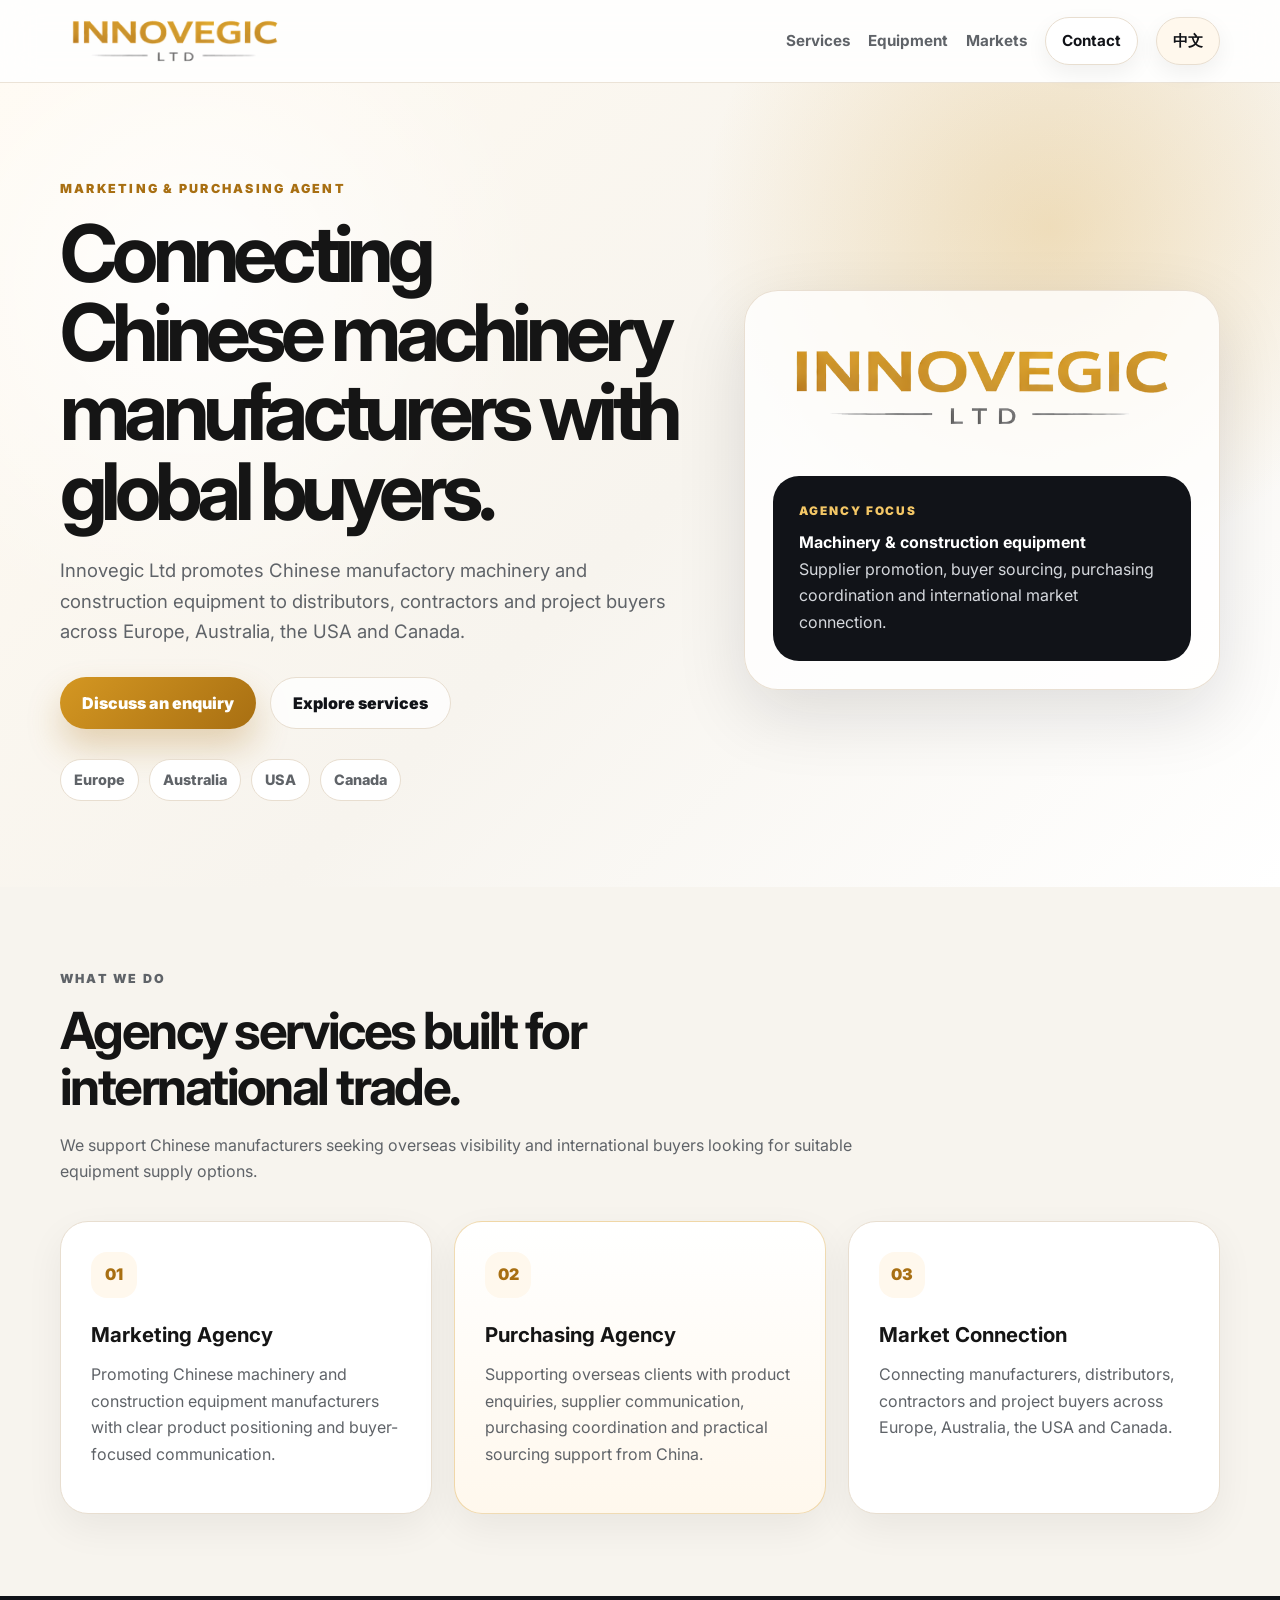
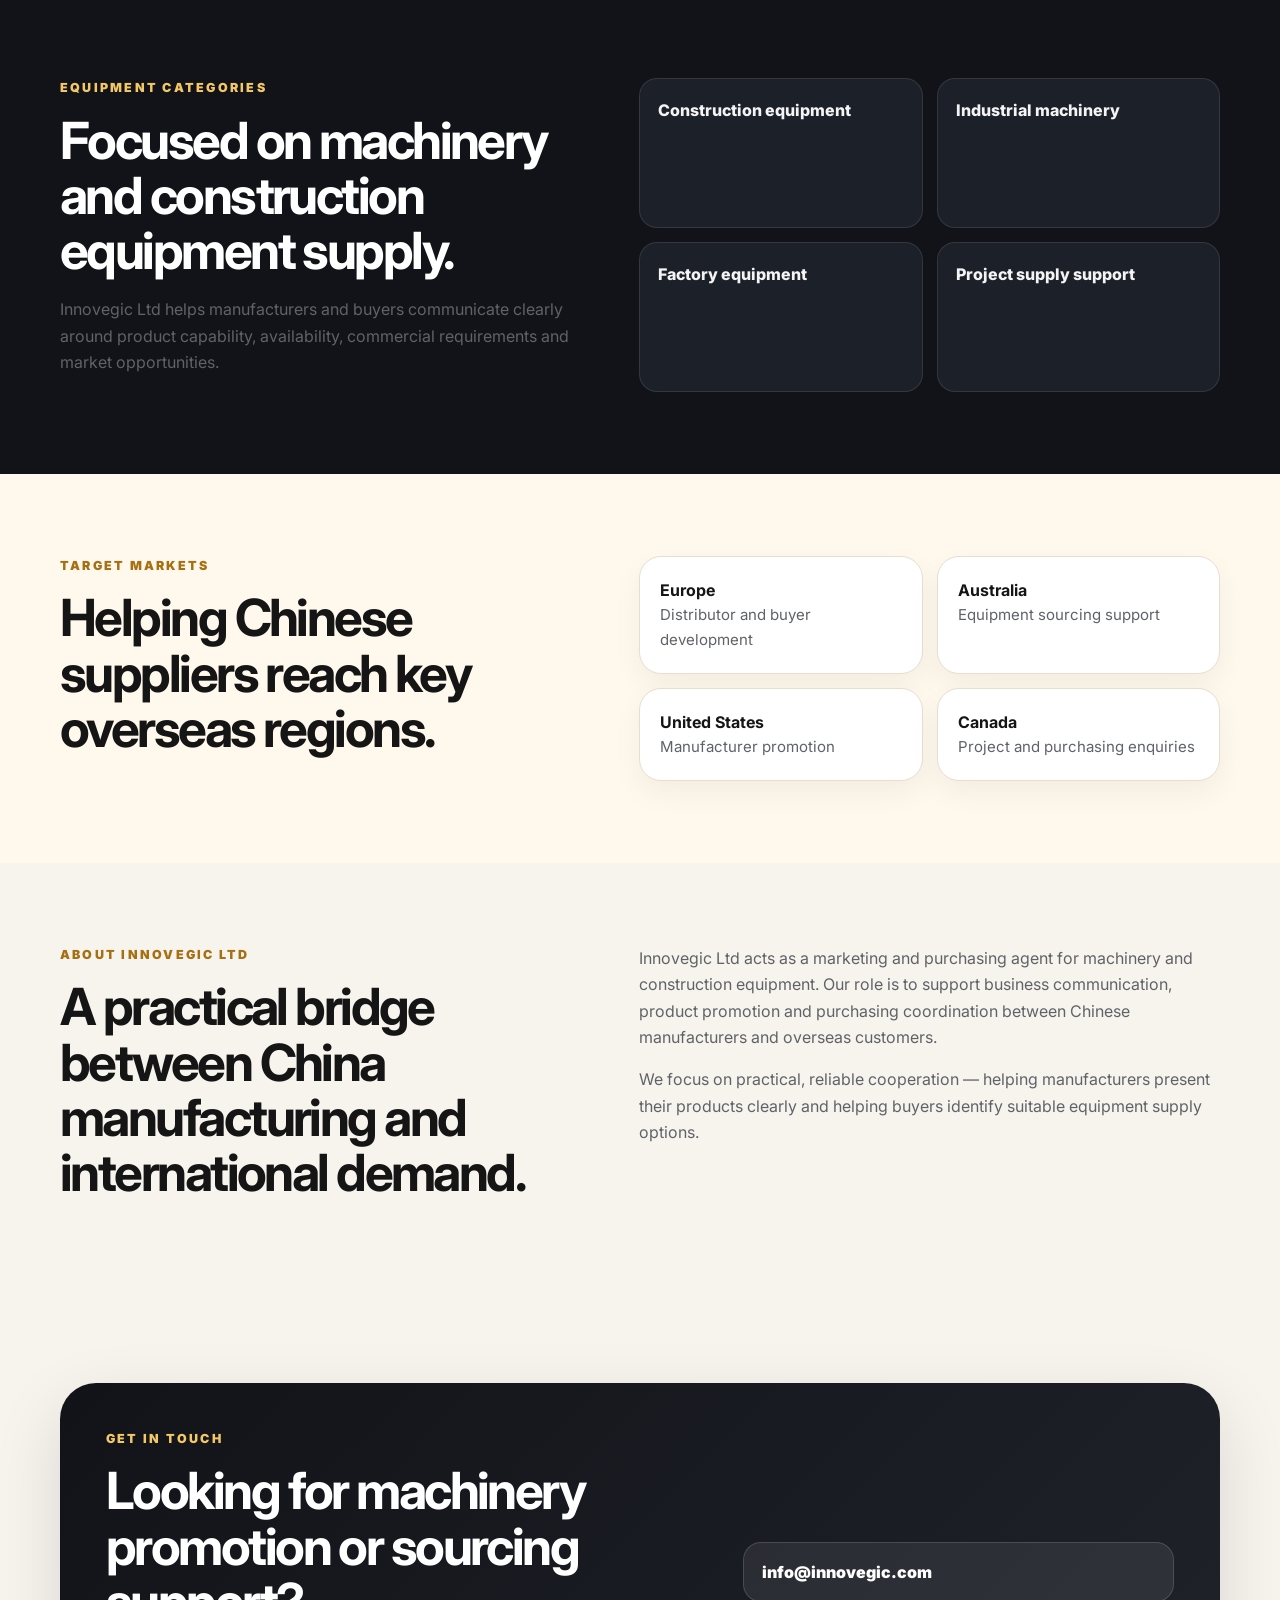
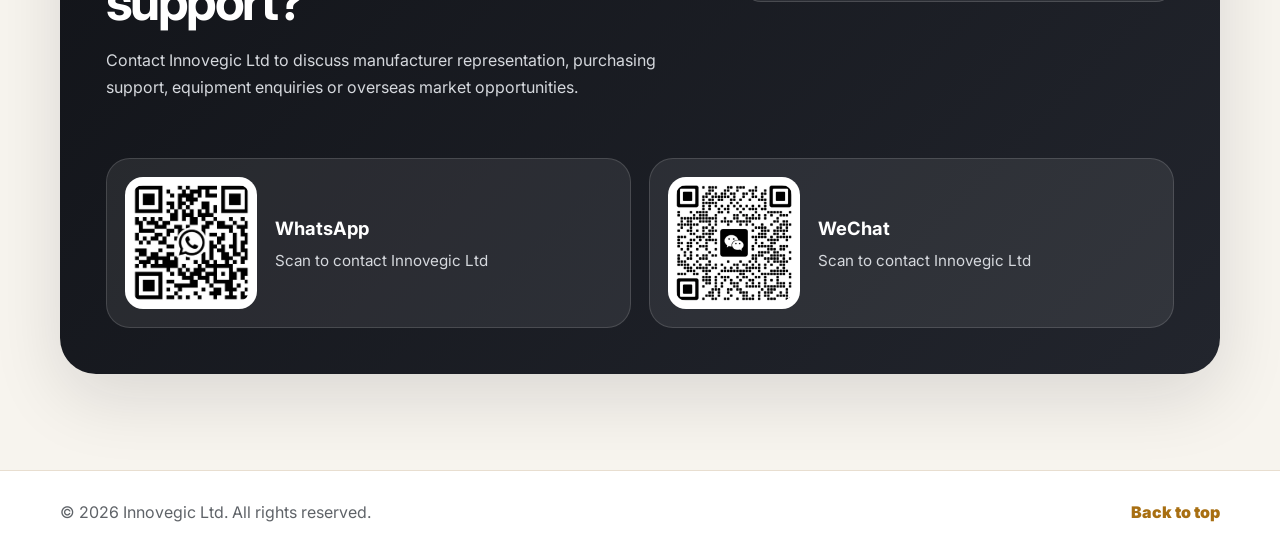
<file: index.html>
<!DOCTYPE html>
<html lang="en-GB">
<head>
  <meta charset="UTF-8" />
  <meta name="viewport" content="width=device-width, initial-scale=1.0" />
  <meta name="description" content="Innovegic Ltd is a marketing and purchasing agent helping Chinese machinery and construction equipment manufacturers reach buyers in Europe, Australia, the USA and Canada." />
  <meta name="theme-color" content="#d49722" />
  <meta property="og:title" content="Innovegic Ltd | Machinery & Construction Equipment Agency" />
  <meta property="og:description" content="Marketing and purchasing agency for Chinese machinery and construction equipment manufacturers targeting Europe, Australia, the USA and Canada." />
  <meta property="og:type" content="website" />
  <meta property="og:image" content="assets/social-preview.png" />
  <title>Innovegic Ltd | Machinery & Construction Equipment Agency</title>
  <link rel="preconnect" href="https://fonts.googleapis.com">
  <link rel="preconnect" href="https://fonts.gstatic.com" crossorigin>
  <link href="https://fonts.googleapis.com/css2?family=Inter:wght@400;500;600;700;800;900&display=swap" rel="stylesheet">
  <link rel="stylesheet" href="style.css" />
</head>
<body>
<header class="site-header"><div class="container nav-wrap"><a class="brand" href="#top"><img src="assets/innovegic-logo-header.png" alt="Innovegic Ltd" class="brand-logo" /></a><nav class="nav"><a href="#services">Services</a><a href="#equipment">Equipment</a><a href="#markets">Markets</a><a href="#contact" class="nav-cta">Contact</a><a href="zh.html" class="lang-switch">中文</a></nav></div></header>
<main id="top">
<section class="hero"><div class="container hero-grid"><div class="hero-content"><p class="eyebrow">Marketing & purchasing agent</p><h1>Connecting Chinese machinery manufacturers with global buyers.</h1><p class="hero-text">Innovegic Ltd promotes Chinese manufactory machinery and construction equipment to distributors, contractors and project buyers across Europe, Australia, the USA and Canada.</p><div class="hero-actions"><a class="btn btn-primary" href="mailto:info@innovegic.com">Discuss an enquiry</a><a class="btn btn-secondary" href="#services">Explore services</a></div><div class="trust-row"><span>Europe</span><span>Australia</span><span>USA</span><span>Canada</span></div></div><aside class="hero-panel"><img src="assets/innovegic-logo-transparent.png" alt="Innovegic Ltd logo" class="panel-logo" /><div class="panel-card"><span class="panel-label">Agency focus</span><strong>Machinery & construction equipment</strong><p>Supplier promotion, buyer sourcing, purchasing coordination and international market connection.</p></div></aside></div></section>
<section id="services" class="section"><div class="container"><div class="section-heading"><p class="eyebrow">What we do</p><h2>Agency services built for international trade.</h2><p>We support Chinese manufacturers seeking overseas visibility and international buyers looking for suitable equipment supply options.</p></div><div class="cards three"><article class="card"><div class="icon">01</div><h3>Marketing Agency</h3><p>Promoting Chinese machinery and construction equipment manufacturers with clear product positioning and buyer-focused communication.</p></article><article class="card featured-card"><div class="icon">02</div><h3>Purchasing Agency</h3><p>Supporting overseas clients with product enquiries, supplier communication, purchasing coordination and practical sourcing support from China.</p></article><article class="card"><div class="icon">03</div><h3>Market Connection</h3><p>Connecting manufacturers, distributors, contractors and project buyers across Europe, Australia, the USA and Canada.</p></article></div></div></section>
<section id="equipment" class="section section-dark"><div class="container split align-center"><div><p class="eyebrow gold">Equipment categories</p><h2>Focused on machinery and construction equipment supply.</h2><p>Innovegic Ltd helps manufacturers and buyers communicate clearly around product capability, availability, commercial requirements and market opportunities.</p></div><div class="equipment-grid"><span>Construction equipment</span><span>Industrial machinery</span><span>Factory equipment</span><span>Project supply support</span></div></div></section>
<section id="markets" class="section section-soft"><div class="container split"><div><p class="eyebrow">Target markets</p><h2>Helping Chinese suppliers reach key overseas regions.</h2></div><div class="market-list"><div class="market-item"><strong>Europe</strong><span>Distributor and buyer development</span></div><div class="market-item"><strong>Australia</strong><span>Equipment sourcing support</span></div><div class="market-item"><strong>United States</strong><span>Manufacturer promotion</span></div><div class="market-item"><strong>Canada</strong><span>Project and purchasing enquiries</span></div></div></div></section>
<section id="about" class="section"><div class="container split"><div><p class="eyebrow">About Innovegic Ltd</p><h2>A practical bridge between China manufacturing and international demand.</h2></div><div class="copy-block"><p>Innovegic Ltd acts as a marketing and purchasing agent for machinery and construction equipment. Our role is to support business communication, product promotion and purchasing coordination between Chinese manufacturers and overseas customers.</p><p>We focus on practical, reliable cooperation — helping manufacturers present their products clearly and helping buyers identify suitable equipment supply options.</p></div></div></section>
<section id="contact" class="section contact-section"><div class="container contact-box"><div><p class="eyebrow gold">Get in touch</p><h2>Looking for machinery promotion or sourcing support?</h2><p>Contact Innovegic Ltd to discuss manufacturer representation, purchasing support, equipment enquiries or overseas market opportunities.</p></div><div class="contact-details"><a class="contact-link" href="mailto:info@innovegic.com">info@innovegic.com</a></div><div class="qr-contact-grid"><article class="qr-card"><img src="assets/whatsapp-qr.jpg" alt="WhatsApp QR code for Innovegic Ltd" /><div><strong>WhatsApp</strong><span>Scan to contact Innovegic Ltd</span></div></article><article class="qr-card"><img src="assets/wechat-qr.png" alt="WeChat QR code for Innovegic Ltd" /><div><strong>WeChat</strong><span>Scan to contact Innovegic Ltd</span></div></article></div></div></section>
</main><footer class="site-footer"><div class="container footer-wrap"><p>© <span id="year"></span> Innovegic Ltd. All rights reserved.</p><a href="#top">Back to top</a></div></footer><script>document.getElementById('year').textContent=new Date().getFullYear();</script>
</body></html>
</file>
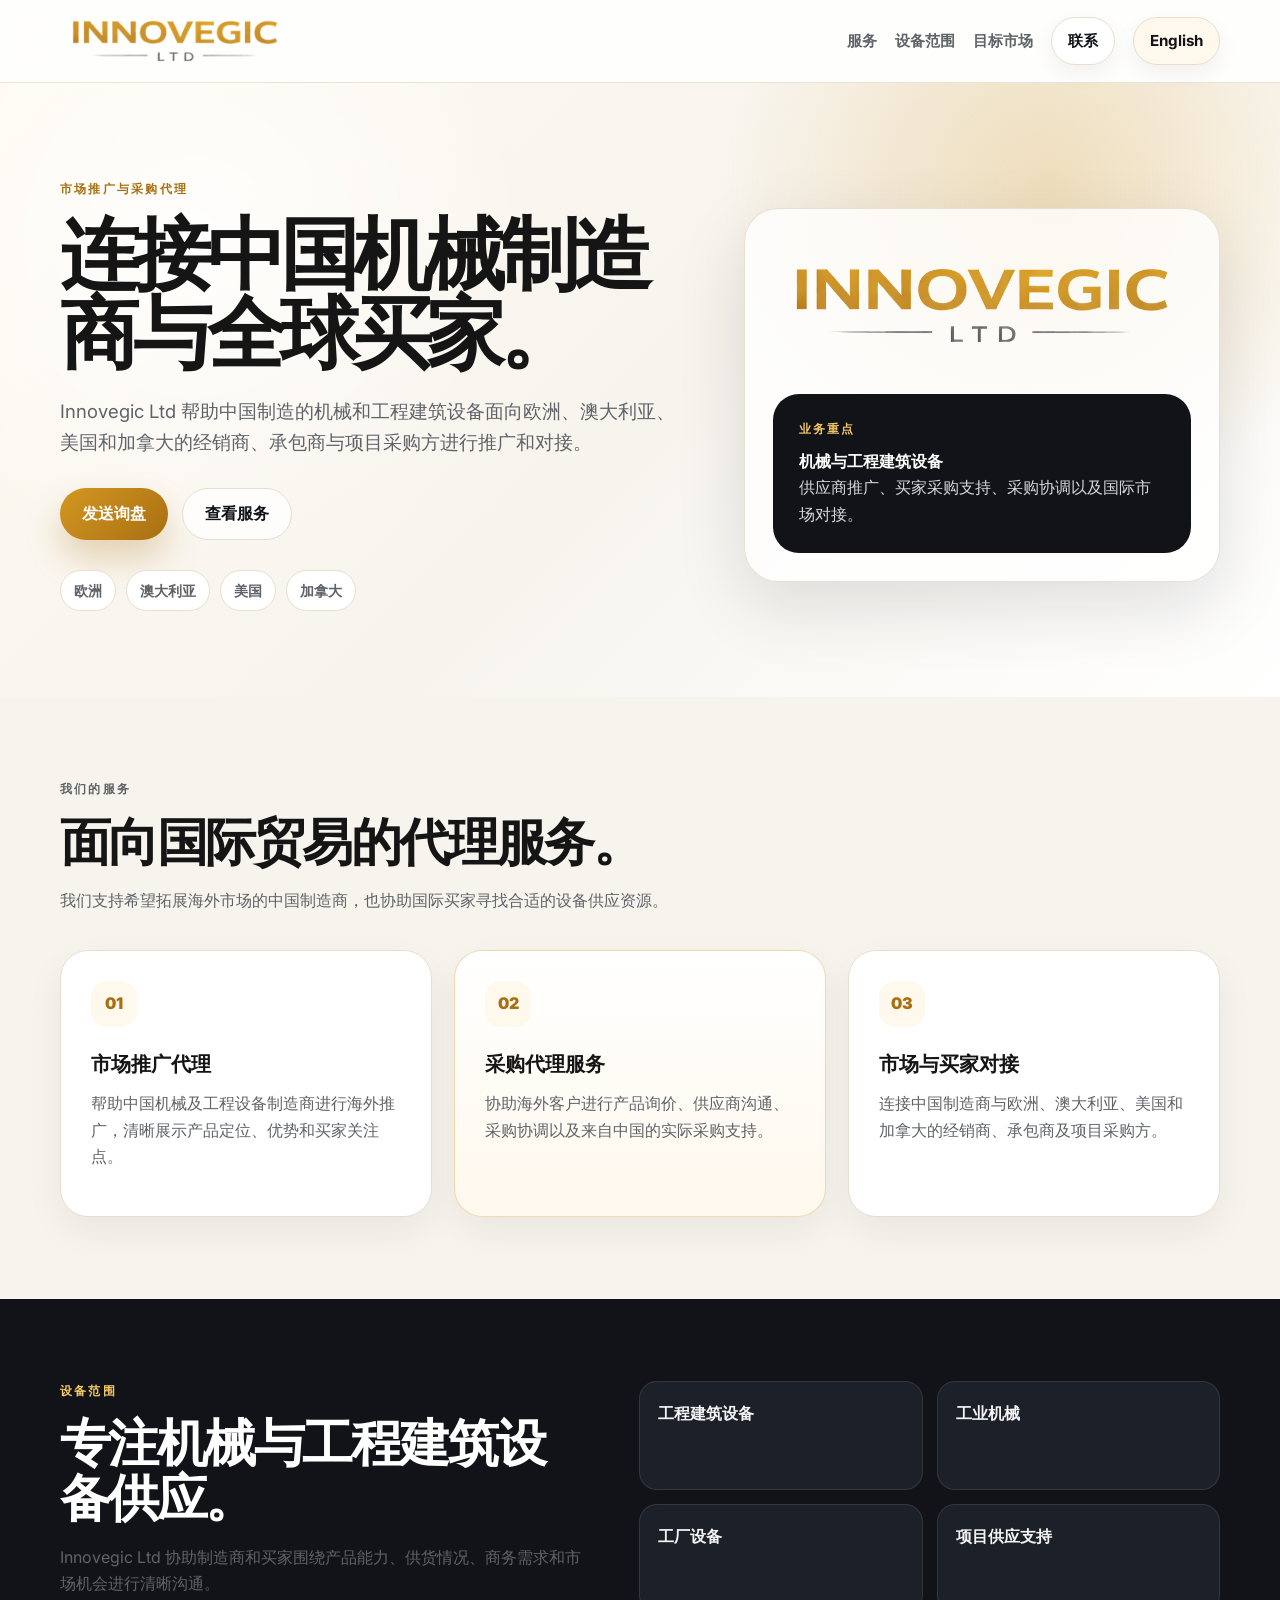
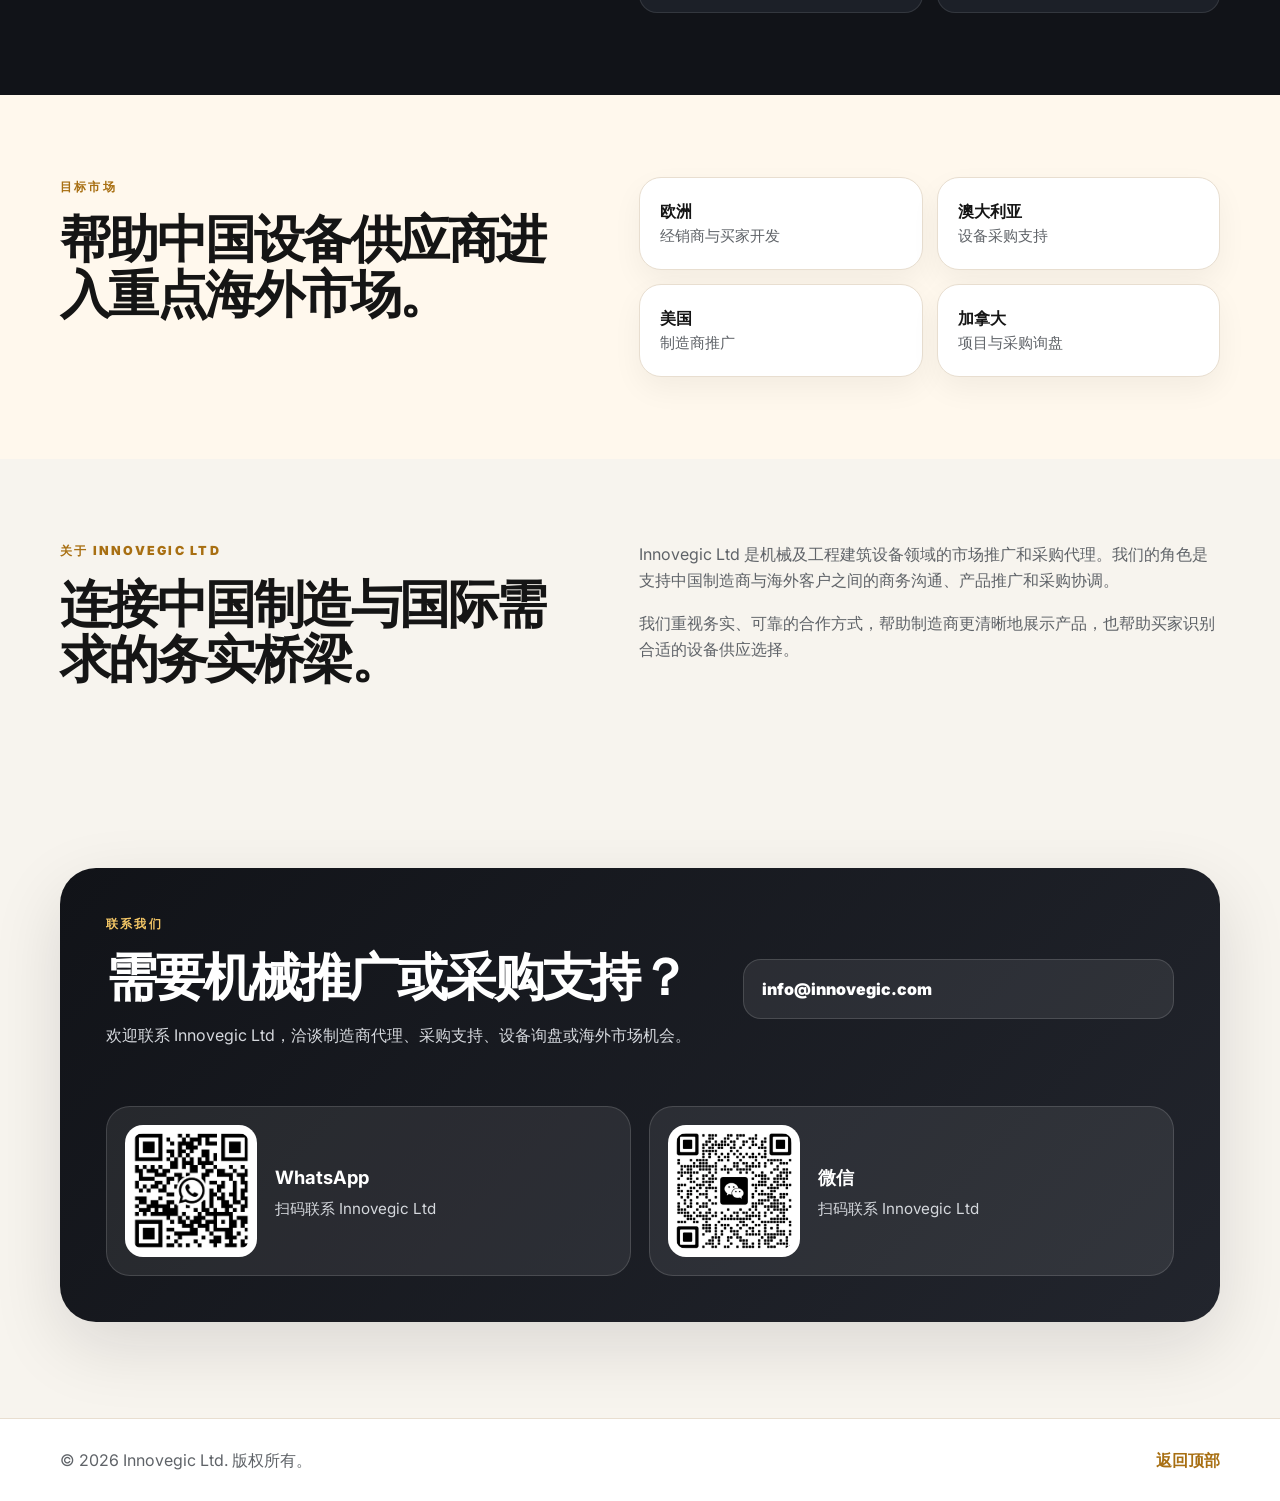
<file: zh.html>
<!DOCTYPE html>
<html lang="zh-CN">
<head>
  <meta charset="UTF-8" />
  <meta name="viewport" content="width=device-width, initial-scale=1.0" />
  <meta name="description" content="Innovegic Ltd 是市场推广与采购代理，帮助中国机械及工程建筑设备制造商进入欧洲、澳大利亚、美国和加拿大市场。" />
  <meta name="theme-color" content="#d49722" />
  <meta property="og:title" content="Innovegic Ltd | 机械与工程设备代理服务" />
  <meta property="og:description" content="为中国机械及工程建筑设备制造商提供海外市场推广、采购协调和买家对接服务。" />
  <meta property="og:type" content="website" />
  <meta property="og:image" content="assets/social-preview.png" />
  <title>Innovegic Ltd | 机械与工程设备代理服务</title>
  <link rel="preconnect" href="https://fonts.googleapis.com">
  <link rel="preconnect" href="https://fonts.gstatic.com" crossorigin>
  <link href="https://fonts.googleapis.com/css2?family=Inter:wght@400;500;600;700;800;900&display=swap" rel="stylesheet">
  <link rel="stylesheet" href="style.css" />
</head>
<body>
<header class="site-header"><div class="container nav-wrap"><a class="brand" href="#top"><img src="assets/innovegic-logo-header.png" alt="Innovegic Ltd" class="brand-logo" /></a><nav class="nav"><a href="#services">服务</a><a href="#equipment">设备范围</a><a href="#markets">目标市场</a><a href="#contact" class="nav-cta">联系</a><a href="index.html" class="lang-switch">English</a></nav></div></header>
<main id="top">
<section class="hero"><div class="container hero-grid"><div class="hero-content"><p class="eyebrow">市场推广与采购代理</p><h1>连接中国机械制造商与全球买家。</h1><p class="hero-text">Innovegic Ltd 帮助中国制造的机械和工程建筑设备面向欧洲、澳大利亚、美国和加拿大的经销商、承包商与项目采购方进行推广和对接。</p><div class="hero-actions"><a class="btn btn-primary" href="mailto:info@innovegic.com">发送询盘</a><a class="btn btn-secondary" href="#services">查看服务</a></div><div class="trust-row"><span>欧洲</span><span>澳大利亚</span><span>美国</span><span>加拿大</span></div></div><aside class="hero-panel"><img src="assets/innovegic-logo-transparent.png" alt="Innovegic Ltd 标志" class="panel-logo" /><div class="panel-card"><span class="panel-label">业务重点</span><strong>机械与工程建筑设备</strong><p>供应商推广、买家采购支持、采购协调以及国际市场对接。</p></div></aside></div></section>
<section id="services" class="section"><div class="container"><div class="section-heading"><p class="eyebrow">我们的服务</p><h2>面向国际贸易的代理服务。</h2><p>我们支持希望拓展海外市场的中国制造商，也协助国际买家寻找合适的设备供应资源。</p></div><div class="cards three"><article class="card"><div class="icon">01</div><h3>市场推广代理</h3><p>帮助中国机械及工程设备制造商进行海外推广，清晰展示产品定位、优势和买家关注点。</p></article><article class="card featured-card"><div class="icon">02</div><h3>采购代理服务</h3><p>协助海外客户进行产品询价、供应商沟通、采购协调以及来自中国的实际采购支持。</p></article><article class="card"><div class="icon">03</div><h3>市场与买家对接</h3><p>连接中国制造商与欧洲、澳大利亚、美国和加拿大的经销商、承包商及项目采购方。</p></article></div></div></section>
<section id="equipment" class="section section-dark"><div class="container split align-center"><div><p class="eyebrow gold">设备范围</p><h2>专注机械与工程建筑设备供应。</h2><p>Innovegic Ltd 协助制造商和买家围绕产品能力、供货情况、商务需求和市场机会进行清晰沟通。</p></div><div class="equipment-grid"><span>工程建筑设备</span><span>工业机械</span><span>工厂设备</span><span>项目供应支持</span></div></div></section>
<section id="markets" class="section section-soft"><div class="container split"><div><p class="eyebrow">目标市场</p><h2>帮助中国设备供应商进入重点海外市场。</h2></div><div class="market-list"><div class="market-item"><strong>欧洲</strong><span>经销商与买家开发</span></div><div class="market-item"><strong>澳大利亚</strong><span>设备采购支持</span></div><div class="market-item"><strong>美国</strong><span>制造商推广</span></div><div class="market-item"><strong>加拿大</strong><span>项目与采购询盘</span></div></div></div></section>
<section id="about" class="section"><div class="container split"><div><p class="eyebrow">关于 Innovegic Ltd</p><h2>连接中国制造与国际需求的务实桥梁。</h2></div><div class="copy-block"><p>Innovegic Ltd 是机械及工程建筑设备领域的市场推广和采购代理。我们的角色是支持中国制造商与海外客户之间的商务沟通、产品推广和采购协调。</p><p>我们重视务实、可靠的合作方式，帮助制造商更清晰地展示产品，也帮助买家识别合适的设备供应选择。</p></div></div></section>
<section id="contact" class="section contact-section"><div class="container contact-box"><div><p class="eyebrow gold">联系我们</p><h2>需要机械推广或采购支持？</h2><p>欢迎联系 Innovegic Ltd，洽谈制造商代理、采购支持、设备询盘或海外市场机会。</p></div><div class="contact-details"><a class="contact-link" href="mailto:info@innovegic.com">info@innovegic.com</a></div><div class="qr-contact-grid"><article class="qr-card"><img src="assets/whatsapp-qr.jpg" alt="Innovegic Ltd WhatsApp 二维码" /><div><strong>WhatsApp</strong><span>扫码联系 Innovegic Ltd</span></div></article><article class="qr-card"><img src="assets/wechat-qr.png" alt="Innovegic Ltd 微信二维码" /><div><strong>微信</strong><span>扫码联系 Innovegic Ltd</span></div></article></div></div></section>
</main><footer class="site-footer"><div class="container footer-wrap"><p>© <span id="year"></span> Innovegic Ltd. 版权所有。</p><a href="#top">返回顶部</a></div></footer><script>document.getElementById('year').textContent=new Date().getFullYear();</script>
</body></html>
</file>
<file: style.css>
/* Innovegic Ltd bilingual professional static website */
:root{--bg:#f7f4ee;--surface:#fff;--surface-soft:#fff8ed;--text:#151515;--muted:#5f6368;--dark:#111318;--dark-soft:#1c2028;--gold:#d49722;--gold-dark:#a86f12;--gold-light:#f4c766;--border:#e8ded0;--shadow:0 24px 70px rgba(17,19,24,.12);--radius:28px}*{box-sizing:border-box}html{scroll-behavior:smooth}body{margin:0;font-family:'Inter',system-ui,-apple-system,BlinkMacSystemFont,'Segoe UI','Microsoft YaHei','PingFang SC',sans-serif;color:var(--text);background:var(--bg);line-height:1.65}a{color:inherit}.container{width:min(1160px,calc(100% - 34px));margin:0 auto}.site-header{position:sticky;top:0;z-index:50;background:rgba(255,255,255,.88);backdrop-filter:blur(18px);border-bottom:1px solid rgba(232,222,208,.85)}.nav-wrap{min-height:82px;display:flex;align-items:center;justify-content:space-between;gap:28px}.brand-logo{width:230px;max-width:52vw;height:auto;display:block}.nav{display:flex;align-items:center;gap:18px;color:var(--muted);font-weight:700;font-size:.95rem}.nav a{text-decoration:none}.nav a:hover{color:var(--gold-dark)}.nav-cta,.lang-switch{color:var(--dark)!important;border:1px solid var(--border);background:#fff;padding:10px 16px;border-radius:999px;box-shadow:0 8px 22px rgba(17,19,24,.06)}.lang-switch{background:var(--surface-soft)}.hero{position:relative;overflow:hidden;padding:96px 0 86px;background:radial-gradient(circle at 82% 18%,rgba(212,151,34,.26),transparent 28%),radial-gradient(circle at 15% 25%,rgba(255,255,255,.85),transparent 28%),linear-gradient(135deg,#fffaf1 0%,#f7f4ee 52%,#fff 100%)}.hero-grid{display:grid;grid-template-columns:1.14fr .86fr;gap:54px;align-items:center}.eyebrow{margin:0 0 14px;color:var(--gold-dark);font-size:.78rem;text-transform:uppercase;letter-spacing:.18em;font-weight:900}.eyebrow.gold{color:var(--gold-light)}h1,h2,h3,p{margin-top:0}h1{max-width:820px;font-size:clamp(2.45rem,6.2vw,5.1rem);line-height:1;letter-spacing:-.072em;margin-bottom:24px}h2{font-size:clamp(2rem,4vw,3.2rem);line-height:1.08;letter-spacing:-.05em;margin-bottom:18px}h3{font-size:1.28rem;margin-bottom:10px}.hero-text{max-width:720px;color:var(--muted);font-size:1.16rem;margin-bottom:30px}.hero-actions{display:flex;flex-wrap:wrap;gap:14px;margin-bottom:30px}.btn{display:inline-flex;align-items:center;justify-content:center;min-height:52px;padding:0 22px;border-radius:999px;text-decoration:none;font-weight:900}.btn-primary{color:white;background:linear-gradient(135deg,var(--gold),var(--gold-dark));box-shadow:0 18px 34px rgba(168,111,18,.28)}.btn-secondary{color:var(--dark);background:rgba(255,255,255,.78);border:1px solid var(--border)}.trust-row{display:flex;flex-wrap:wrap;gap:10px}.trust-row span{background:#fff;border:1px solid var(--border);border-radius:999px;padding:8px 13px;color:var(--muted);font-weight:800;font-size:.9rem}.hero-panel{background:rgba(255,255,255,.78);border:1px solid rgba(232,222,208,.95);border-radius:34px;padding:28px;box-shadow:var(--shadow)}.panel-logo{width:100%;height:auto;display:block;margin:8px auto 28px}.panel-card{background:var(--dark);color:#fff;border-radius:26px;padding:26px}.panel-label{display:block;color:var(--gold-light);font-weight:900;text-transform:uppercase;letter-spacing:.16em;font-size:.74rem;margin-bottom:8px}.panel-card p{margin-bottom:0;color:#d5d8dd}.section{padding:82px 0}.section-heading{max-width:800px;margin-bottom:36px}.section-heading p,.copy-block p,.card p,.contact-box p,.section-dark p{color:var(--muted)}.cards{display:grid;gap:22px}.cards.three{grid-template-columns:repeat(3,1fr)}.card{background:var(--surface);border:1px solid var(--border);border-radius:var(--radius);padding:30px;box-shadow:0 14px 38px rgba(17,19,24,.06)}.featured-card{background:linear-gradient(180deg,#fff,#fff8ed);border-color:rgba(212,151,34,.34)}.icon{width:46px;height:46px;border-radius:16px;display:grid;place-items:center;background:var(--surface-soft);color:var(--gold-dark);font-weight:900;margin-bottom:20px}.split{display:grid;grid-template-columns:.95fr 1.05fr;gap:54px}.section-dark{background:var(--dark);color:#fff}.section-dark h2{color:#fff}.equipment-grid,.market-list{display:grid;grid-template-columns:repeat(2,1fr);gap:14px}.equipment-grid span{background:var(--dark-soft);border:1px solid rgba(255,255,255,.10);border-radius:18px;padding:18px;color:#f4f4f4;font-weight:800}.section-soft{background:var(--surface-soft)}.market-item{background:#fff;border:1px solid var(--border);border-radius:22px;padding:20px;box-shadow:0 12px 30px rgba(17,19,24,.05)}.market-item span{display:block;color:var(--muted);font-size:.94rem}.contact-section{padding-bottom:96px}.contact-box{display:grid;grid-template-columns:1.05fr .75fr;gap:34px;align-items:center;background:linear-gradient(135deg,#111318,#22252d);color:white;border-radius:36px;padding:46px;box-shadow:var(--shadow)}.contact-box p{color:#d5d8dd}.contact-details{display:grid;gap:12px}.contact-link{display:block;text-decoration:none;background:rgba(255,255,255,.08);border:1px solid rgba(255,255,255,.14);border-radius:18px;padding:16px 18px;font-weight:900}.qr-contact-grid{grid-column:1/-1;display:grid;grid-template-columns:repeat(2,minmax(0,1fr));gap:18px;margin-top:8px}.qr-card{display:grid;grid-template-columns:132px 1fr;align-items:center;gap:18px;background:rgba(255,255,255,.08);border:1px solid rgba(255,255,255,.14);border-radius:24px;padding:18px}.qr-card img{width:132px;height:132px;object-fit:contain;background:#fff;border-radius:18px;padding:8px}.qr-card strong{display:block;color:#fff;font-size:1.15rem;margin-bottom:4px}.qr-card span{display:block;color:#d5d8dd;font-size:.95rem}.site-footer{border-top:1px solid var(--border);background:#fff;color:var(--muted)}.footer-wrap{min-height:82px;display:flex;align-items:center;justify-content:space-between;gap:20px}.footer-wrap p{margin:0}.footer-wrap a{font-weight:900;text-decoration:none;color:var(--gold-dark)}@media(max-width:900px){.hero-grid,.cards.three,.split,.contact-box,.qr-contact-grid{grid-template-columns:1fr}.nav{display:none}.brand-logo{width:205px}.equipment-grid,.market-list{grid-template-columns:1fr}.contact-box{padding:32px}.qr-card{grid-template-columns:112px 1fr}.qr-card img{width:112px;height:112px}}@media(max-width:520px){.qr-card{grid-template-columns:1fr;text-align:center}.qr-card img{margin:0 auto;width:180px;height:180px}}
</file>
